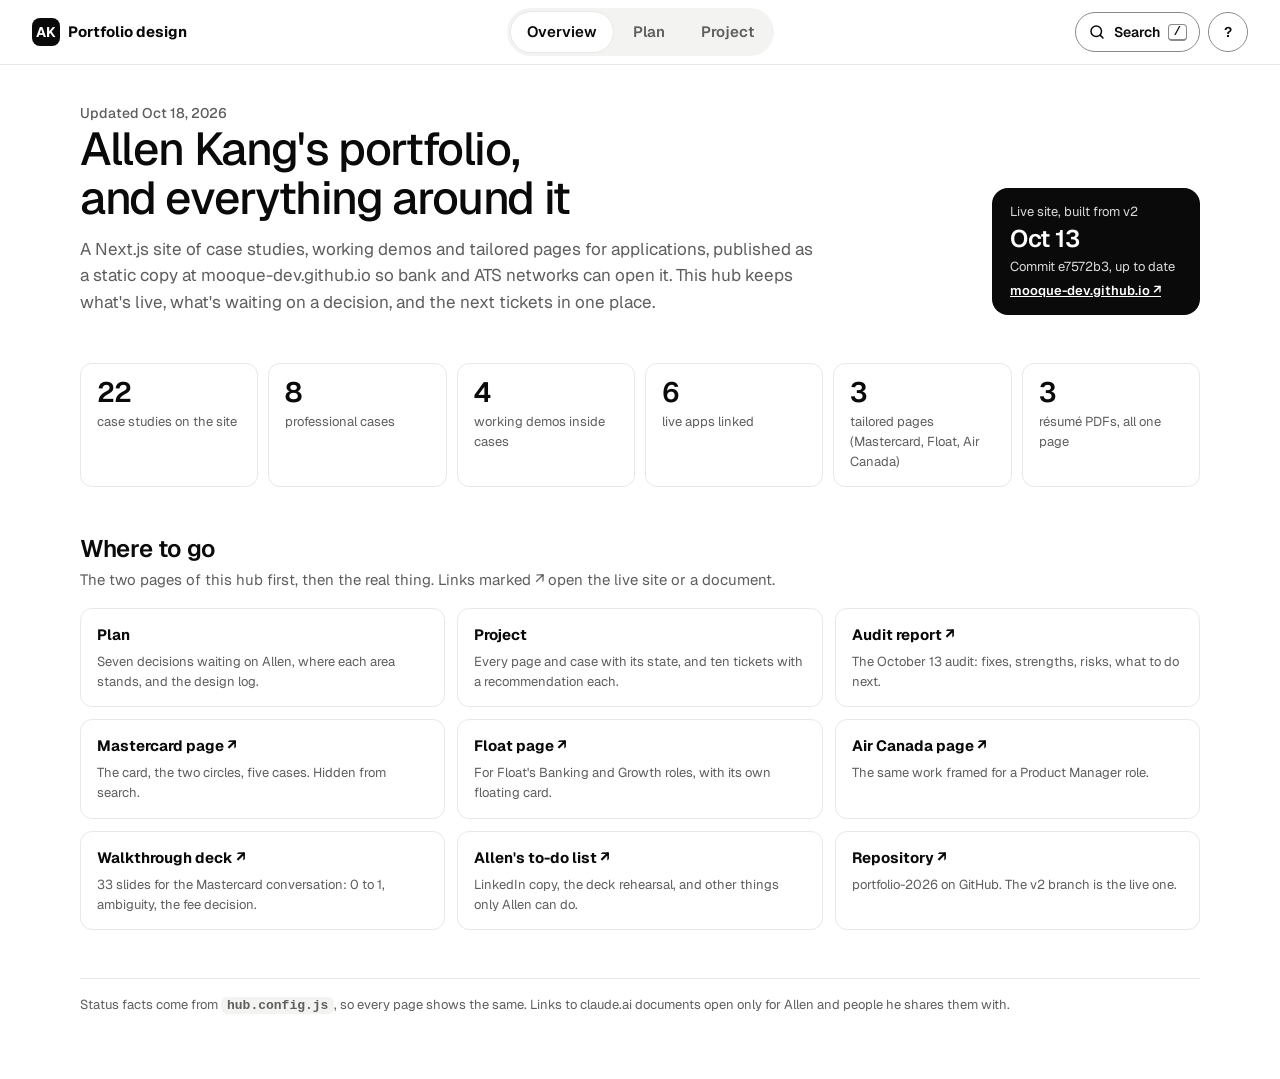
<file: index.html>
<!doctype html>
<html lang="en">
<head>
<meta charset="utf-8">
<meta name="viewport" content="width=device-width, initial-scale=1, viewport-fit=cover">
<meta name="robots" content="noindex">
<title>Portfolio Design</title>
<link rel="preconnect" href="https://fonts.googleapis.com"><link rel="preconnect" href="https://fonts.gstatic.com" crossorigin>
<link rel="stylesheet" href="https://fonts.googleapis.com/css2?family=Geist:wght@400;500;600;700&display=swap">
<link rel="stylesheet" href="ds.css">
<style>
  /* Overview: what's live and where it's built from, the numbers from HUB.facts, and where to go next. */
  .hero{display:grid;grid-template-columns:minmax(0,1fr) auto;gap:1.5rem 2rem;align-items:end}
  .live{background:var(--color-primary);color:var(--color-primary-text);border-radius:var(--radius-lg);padding:.875rem 1.125rem;min-width:13rem;display:flex;flex-direction:column;gap:.25rem}
  .live b{font:600 1.5rem/1.1 var(--font-display);letter-spacing:-.02em}
  .live>span{font-size:.8125rem;opacity:.85}
  .live a{color:inherit;font-size:.8125rem;font-weight:600}
  .tiles{display:grid;grid-template-columns:repeat(auto-fit,minmax(9.5rem,1fr));gap:.625rem}
  .tile b{font:600 1.75rem/1 var(--font-display);font-variant-numeric:tabular-nums;letter-spacing:-.02em}
  .tile span{font-size:.8125rem;color:var(--color-text-muted)}
  .go{display:grid;grid-template-columns:repeat(3,minmax(0,1fr));gap:.75rem}
  .go a{text-decoration:none;color:inherit}
  .go a:hover{border-color:var(--color-border-strong)}
  .go small{color:var(--color-text-muted);font-size:.8125rem}
  @media (max-width:760px){.hero{grid-template-columns:1fr}.go{grid-template-columns:1fr}}
</style>
<script src="hub.config.js"></script>
<script src="nav.js" defer></script>
</head>
<body>
<main class="wrap">
  <header class="hero">
    <div>
      <span class="eyebrow">Updated <span data-fact="updated"></span></span>
      <h1>Allen Kang's portfolio, and everything around it</h1>
      <p class="lede">A Next.js site of case studies, working demos and tailored pages for applications, published as a static copy at mooque-dev.github.io so bank and ATS networks can open it. This hub keeps what's live, what's waiting on a decision, and the next tickets in one place.</p>
    </div>
    <div class="live" id="live-box">
      <span>Live site, built from <span data-fact="branch"></span></span>
      <b><span data-fact="site.live"></span></b>
      <span>Commit <span data-fact="site.commit"></span>, up to date</span>
      <a href="#" data-fact-href="live">mooque-dev.github.io ↗</a>
    </div>
  </header>

  <div class="tiles" id="tiles" aria-label="At a glance"></div>

  <section aria-labelledby="h-go" id="start">
    <div class="head"><h2 id="h-go">Where to go</h2>
      <p>The two pages of this hub first, then the real thing. Links marked ↗ open the live site or a document.</p></div>
    <div class="go">
      <a class="card" href="plan.html" id="go-plan"><b>Plan</b><small>Seven decisions waiting on Allen, where each area stands, and the design log.</small></a>
      <a class="card" href="project.html" id="go-project"><b>Project</b><small>Every page and case with its state, and ten tickets with a recommendation each.</small></a>
      <a class="card" href="https://claude.ai/artifact/7YF6R9iLauKmqMzJSGvZuu" target="_blank" rel="noopener" id="go-audit"><b>Audit report ↗</b><small>The October 13 audit: fixes, strengths, risks, what to do next.</small></a>
      <a class="card" href="https://mooque-dev.github.io/mastercard/" target="_blank" rel="noopener" id="go-mastercard"><b>Mastercard page ↗</b><small>The card, the two circles, five cases. Hidden from search.</small></a>
      <a class="card" href="https://mooque-dev.github.io/float/" target="_blank" rel="noopener" id="go-float"><b>Float page ↗</b><small>For Float's Banking and Growth roles, with its own floating card.</small></a>
      <a class="card" href="https://mooque-dev.github.io/aircanada/" target="_blank" rel="noopener" id="go-aircanada"><b>Air Canada page ↗</b><small>The same work framed for a Product Manager role.</small></a>
      <a class="card" href="https://claude.ai/artifact/6CRe38UZ5gehQfcHuu1tbh" target="_blank" rel="noopener" id="go-deck"><b>Walkthrough deck ↗</b><small>33 slides for the Mastercard conversation: 0 to 1, ambiguity, the fee decision.</small></a>
      <a class="card" href="https://claude.ai/artifact/Q84GRCF67JZNgirV8U1HSX" target="_blank" rel="noopener" id="go-todo"><b>Allen's to-do list ↗</b><small>LinkedIn copy, the deck rehearsal, and other things only Allen can do.</small></a>
      <a class="card" href="#" data-fact-href="repo" id="go-repo"><b>Repository ↗</b><small>portfolio-2026 on GitHub. The v2 branch is the live one.</small></a>
    </div>
  </section>

  <footer>Status facts come from <code>hub.config.js</code>, so every page shows the same. Links to claude.ai documents open only for Allen and people he shares them with.</footer>
</main>
<script>
(() => {
  const F = window.HUB.facts, C = F.counts;
  document.querySelectorAll("[data-fact-href]").forEach((a) => { a.href = F[a.dataset.factHref]; a.target = "_blank"; a.rel = "noopener"; });
  // Tiles: one number each, read from the facts.
  const tiles = [[C.cases, "case studies on the site"], [C.work, "professional cases"], [C.demos, "working demos inside cases"], [C.liveApps, "live apps linked"], [C.tailored, "tailored pages (Mastercard, Float, Air Canada)"], [C.resumes, "résumé PDFs, all one page"]];
  document.getElementById("tiles").innerHTML = tiles.map(([n, label]) => `<div class="card tile"><b>${n}</b><span>${label}</span></div>`).join("");
})();
</script>
</body>
</html>
</file>
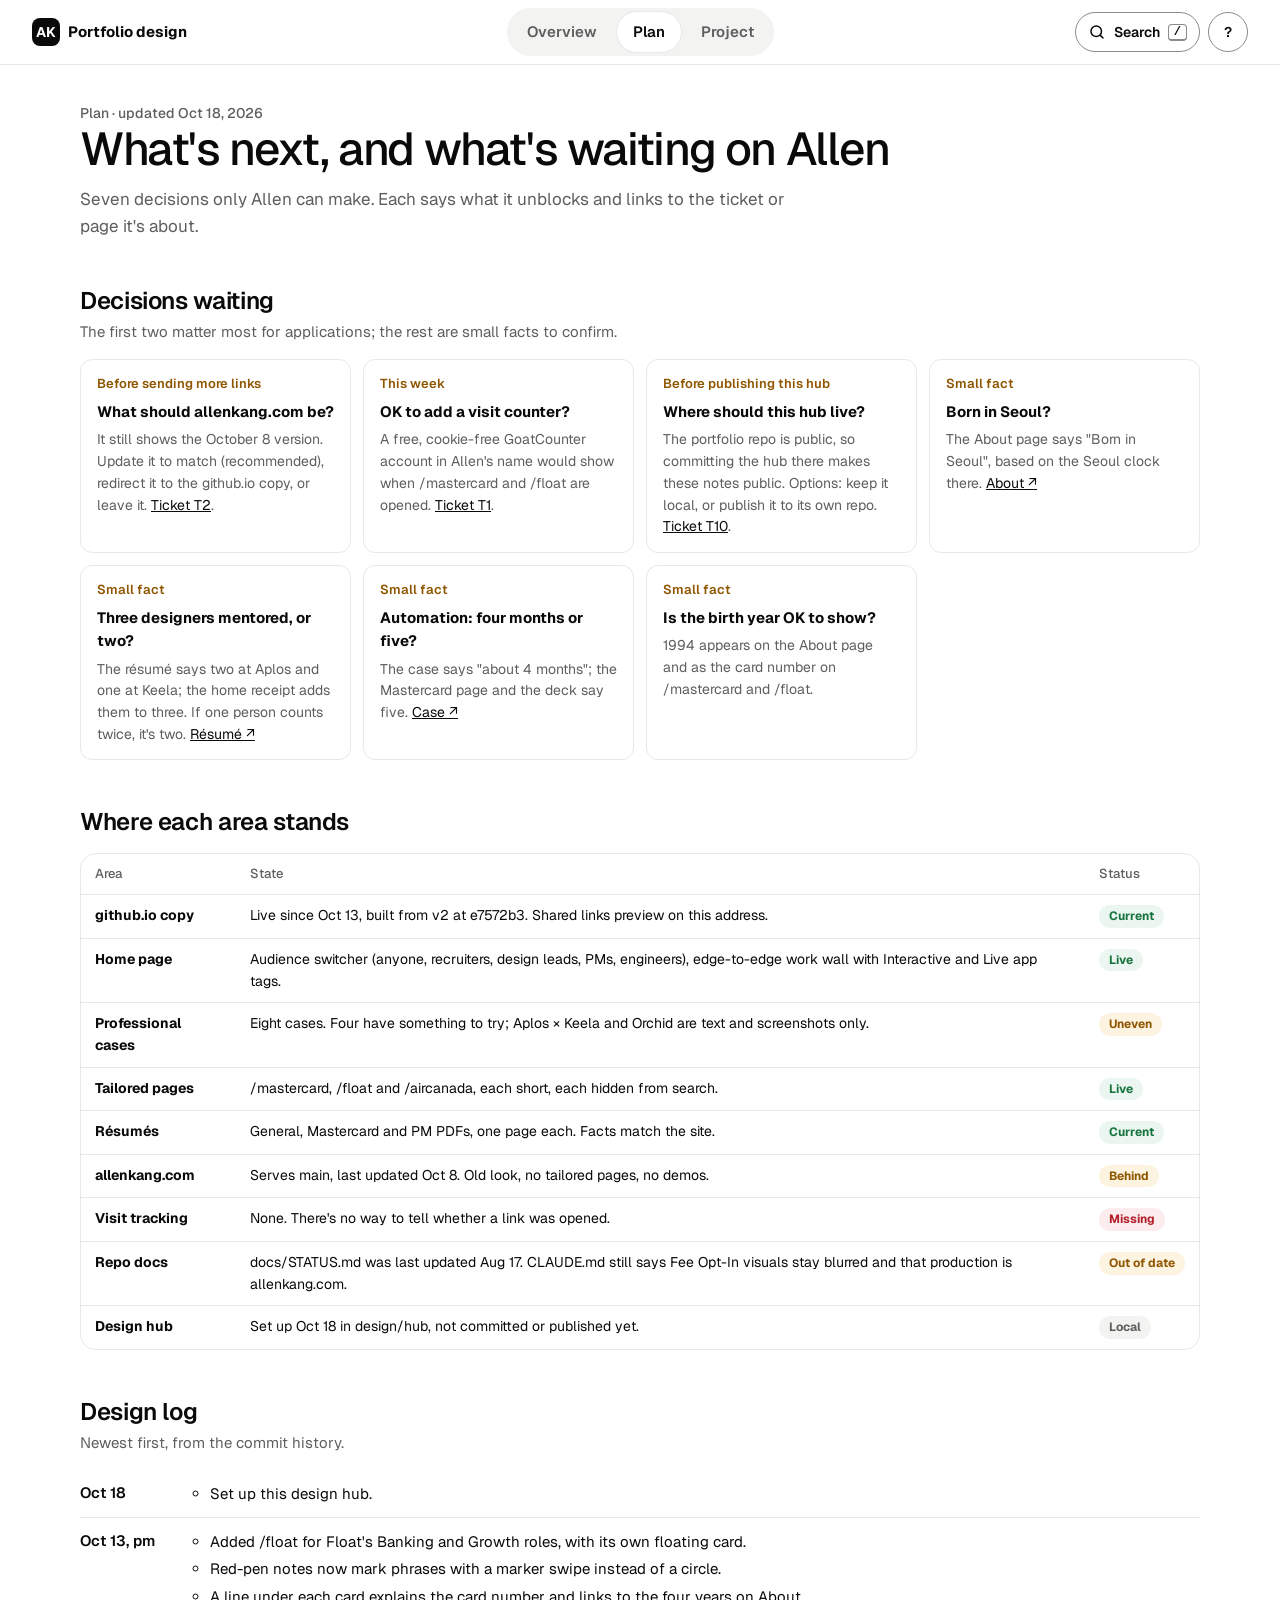
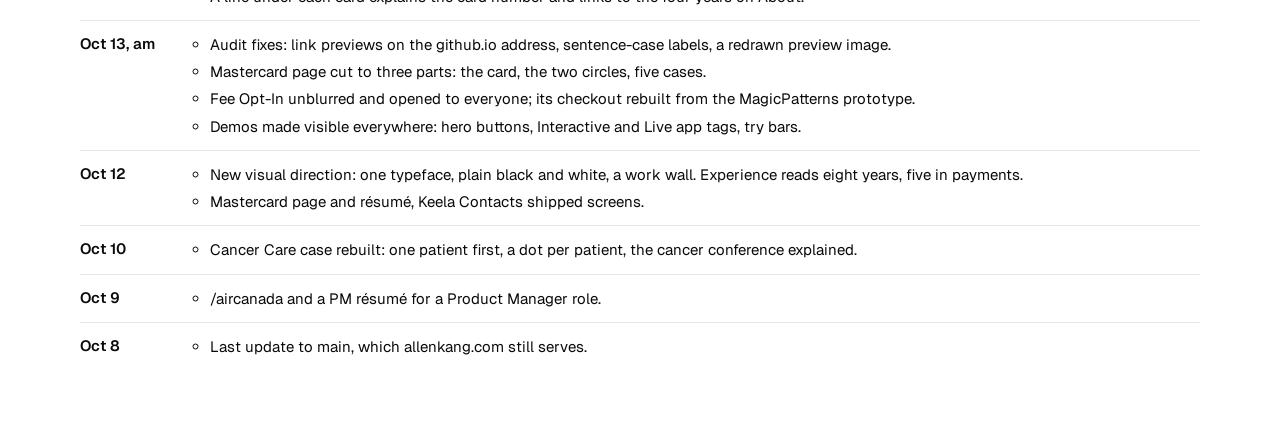
<file: plan.html>
<!doctype html>
<html lang="en">
<head>
<meta charset="utf-8">
<meta name="viewport" content="width=device-width, initial-scale=1, viewport-fit=cover">
<meta name="robots" content="noindex">
<title>Portfolio Plan</title>
<link rel="preconnect" href="https://fonts.googleapis.com"><link rel="preconnect" href="https://fonts.gstatic.com" crossorigin>
<link rel="stylesheet" href="https://fonts.googleapis.com/css2?family=Geist:wght@400;500;600;700&display=swap">
<link rel="stylesheet" href="ds.css">
<style>
  /* Plan: decisions first (each unblocks a ticket), then where each area stands, then a dated design log. */
  .d em{font-style:normal;font-size:.8125rem;font-weight:600;color:var(--color-warning)}
  .d span{font-size:.875rem;color:var(--color-text-muted)}
  .log{list-style:none;margin:0;padding:0}
  .log>li{display:grid;grid-template-columns:6rem 1fr;gap:1rem;padding:.75rem 0;border-top:1px solid var(--color-border);font-size:.9375rem}
  .log>li:first-child{border-top:0}
  .log time{font:600 .9375rem/1.4 var(--font-display)}
  .log ul{margin:0;padding-left:1.125rem;display:flex;flex-direction:column;gap:.25rem}
  @media (max-width:560px){.log>li{grid-template-columns:1fr;gap:.25rem}}
</style>
<script src="hub.config.js"></script>
<script src="nav.js" defer></script>
</head>
<body>
<main class="wrap">
  <header>
    <span class="eyebrow">Plan · updated <span data-fact="updated"></span></span>
    <h1>What's next, and what's waiting on Allen</h1>
    <p class="lede">Seven decisions only Allen can make. Each says what it unblocks and links to the ticket or page it's about.</p>
  </header>

  <section aria-labelledby="h-dec" id="decide">
    <div class="head"><h2 id="h-dec">Decisions waiting</h2>
      <p>The first two matter most for applications; the rest are small facts to confirm.</p></div>
    <div class="cards">
      <div class="card d" id="d-oldsite"><em>Before sending more links</em><b>What should allenkang.com be?</b><span>It still shows the October 8 version. Update it to match (recommended), redirect it to the github.io copy, or leave it. <a href="project.html#t2">Ticket T2</a>.</span></div>
      <div class="card d" id="d-counter"><em>This week</em><b>OK to add a visit counter?</b><span>A free, cookie-free GoatCounter account in Allen's name would show when /mastercard and /float are opened. <a href="project.html#t1">Ticket T1</a>.</span></div>
      <div class="card d" id="d-hub"><em>Before publishing this hub</em><b>Where should this hub live?</b><span>The portfolio repo is public, so committing the hub there makes these notes public. Options: keep it local, or publish it to its own repo. <a href="project.html#t10">Ticket T10</a>.</span></div>
      <div class="card d" id="d-seoul"><em>Small fact</em><b>Born in Seoul?</b><span>The About page says "Born in Seoul", based on the Seoul clock there. <a href="https://mooque-dev.github.io/about/" target="_blank" rel="noopener">About ↗</a></span></div>
      <div class="card d" id="d-mentor"><em>Small fact</em><b>Three designers mentored, or two?</b><span>The résumé says two at Aplos and one at Keela; the home receipt adds them to three. If one person counts twice, it's two. <a href="https://mooque-dev.github.io/resume/" target="_blank" rel="noopener">Résumé ↗</a></span></div>
      <div class="card d" id="d-automation"><em>Small fact</em><b>Automation: four months or five?</b><span>The case says "about 4 months"; the Mastercard page and the deck say five. <a href="https://mooque-dev.github.io/work/automation-nonprofits/" target="_blank" rel="noopener">Case ↗</a></span></div>
      <div class="card d" id="d-birthyear"><em>Small fact</em><b>Is the birth year OK to show?</b><span>1994 appears on the About page and as the card number on /mastercard and /float.</span></div>
    </div>
  </section>

  <section aria-labelledby="h-state" id="state">
    <div class="head"><h2 id="h-state">Where each area stands</h2></div>
    <div class="tw" tabindex="0" aria-label="Where each area stands, scrolls sideways"><table class="t">
      <thead><tr><th scope="col">Area</th><th scope="col">State</th><th scope="col">Status</th></tr></thead>
      <tbody>
        <tr><td><b>github.io copy</b></td><td>Live since <span data-fact="site.live"></span>, built from <span data-fact="branch"></span> at <span data-fact="site.commit"></span>. Shared links preview on this address.</td><td><span class="pill ok">Current</span></td></tr>
        <tr><td><b>Home page</b></td><td>Audience switcher (anyone, recruiters, design leads, PMs, engineers), edge-to-edge work wall with Interactive and Live app tags.</td><td><span class="pill ok">Live</span></td></tr>
        <tr><td><b>Professional cases</b></td><td>Eight cases. Four have something to try; Aplos × Keela and Orchid are text and screenshots only.</td><td><span class="pill warn">Uneven</span></td></tr>
        <tr><td><b>Tailored pages</b></td><td>/mastercard, /float and /aircanada, each short, each hidden from search.</td><td><span class="pill ok">Live</span></td></tr>
        <tr><td><b>Résumés</b></td><td>General, Mastercard and PM PDFs, one page each. Facts match the site.</td><td><span class="pill ok">Current</span></td></tr>
        <tr><td><b>allenkang.com</b></td><td>Serves main, last updated <span data-fact="old.last"></span>. Old look, no tailored pages, no demos.</td><td><span class="pill warn">Behind</span></td></tr>
        <tr><td><b>Visit tracking</b></td><td>None. There's no way to tell whether a link was opened.</td><td><span class="pill bad">Missing</span></td></tr>
        <tr><td><b>Repo docs</b></td><td>docs/STATUS.md was last updated Aug 17. CLAUDE.md still says Fee Opt-In visuals stay blurred and that production is allenkang.com.</td><td><span class="pill warn">Out of date</span></td></tr>
        <tr><td><b>Design hub</b></td><td>Set up Oct 18 in design/hub, not committed or published yet.</td><td><span class="pill mute">Local</span></td></tr>
      </tbody></table></div>
  </section>

  <section aria-labelledby="h-log" id="log">
    <div class="head"><h2 id="h-log">Design log</h2><p>Newest first, from the commit history.</p></div>
    <ol class="log">
      <li id="log-1018"><time>Oct 18</time><ul><li>Set up this design hub.</li></ul></li>
      <li id="log-1013b"><time>Oct 13, pm</time><ul><li>Added /float for Float's Banking and Growth roles, with its own floating card.</li><li>Red-pen notes now mark phrases with a marker swipe instead of a circle.</li><li>A line under each card explains the card number and links to the four years on About.</li></ul></li>
      <li id="log-1013a"><time>Oct 13, am</time><ul><li>Audit fixes: link previews on the github.io address, sentence-case labels, a redrawn preview image.</li><li>Mastercard page cut to three parts: the card, the two circles, five cases.</li><li>Fee Opt-In unblurred and opened to everyone; its checkout rebuilt from the MagicPatterns prototype.</li><li>Demos made visible everywhere: hero buttons, Interactive and Live app tags, try bars.</li></ul></li>
      <li id="log-1012"><time>Oct 12</time><ul><li>New visual direction: one typeface, plain black and white, a work wall. Experience reads eight years, five in payments.</li><li>Mastercard page and résumé, Keela Contacts shipped screens.</li></ul></li>
      <li id="log-1010"><time>Oct 10</time><ul><li>Cancer Care case rebuilt: one patient first, a dot per patient, the cancer conference explained.</li></ul></li>
      <li id="log-1009"><time>Oct 9</time><ul><li>/aircanada and a PM résumé for a Product Manager role.</li></ul></li>
      <li id="log-1008"><time>Oct 8</time><ul><li>Last update to main, which allenkang.com still serves.</li></ul></li>
    </ol>
  </section>
</main>
</body>
</html>
</file>
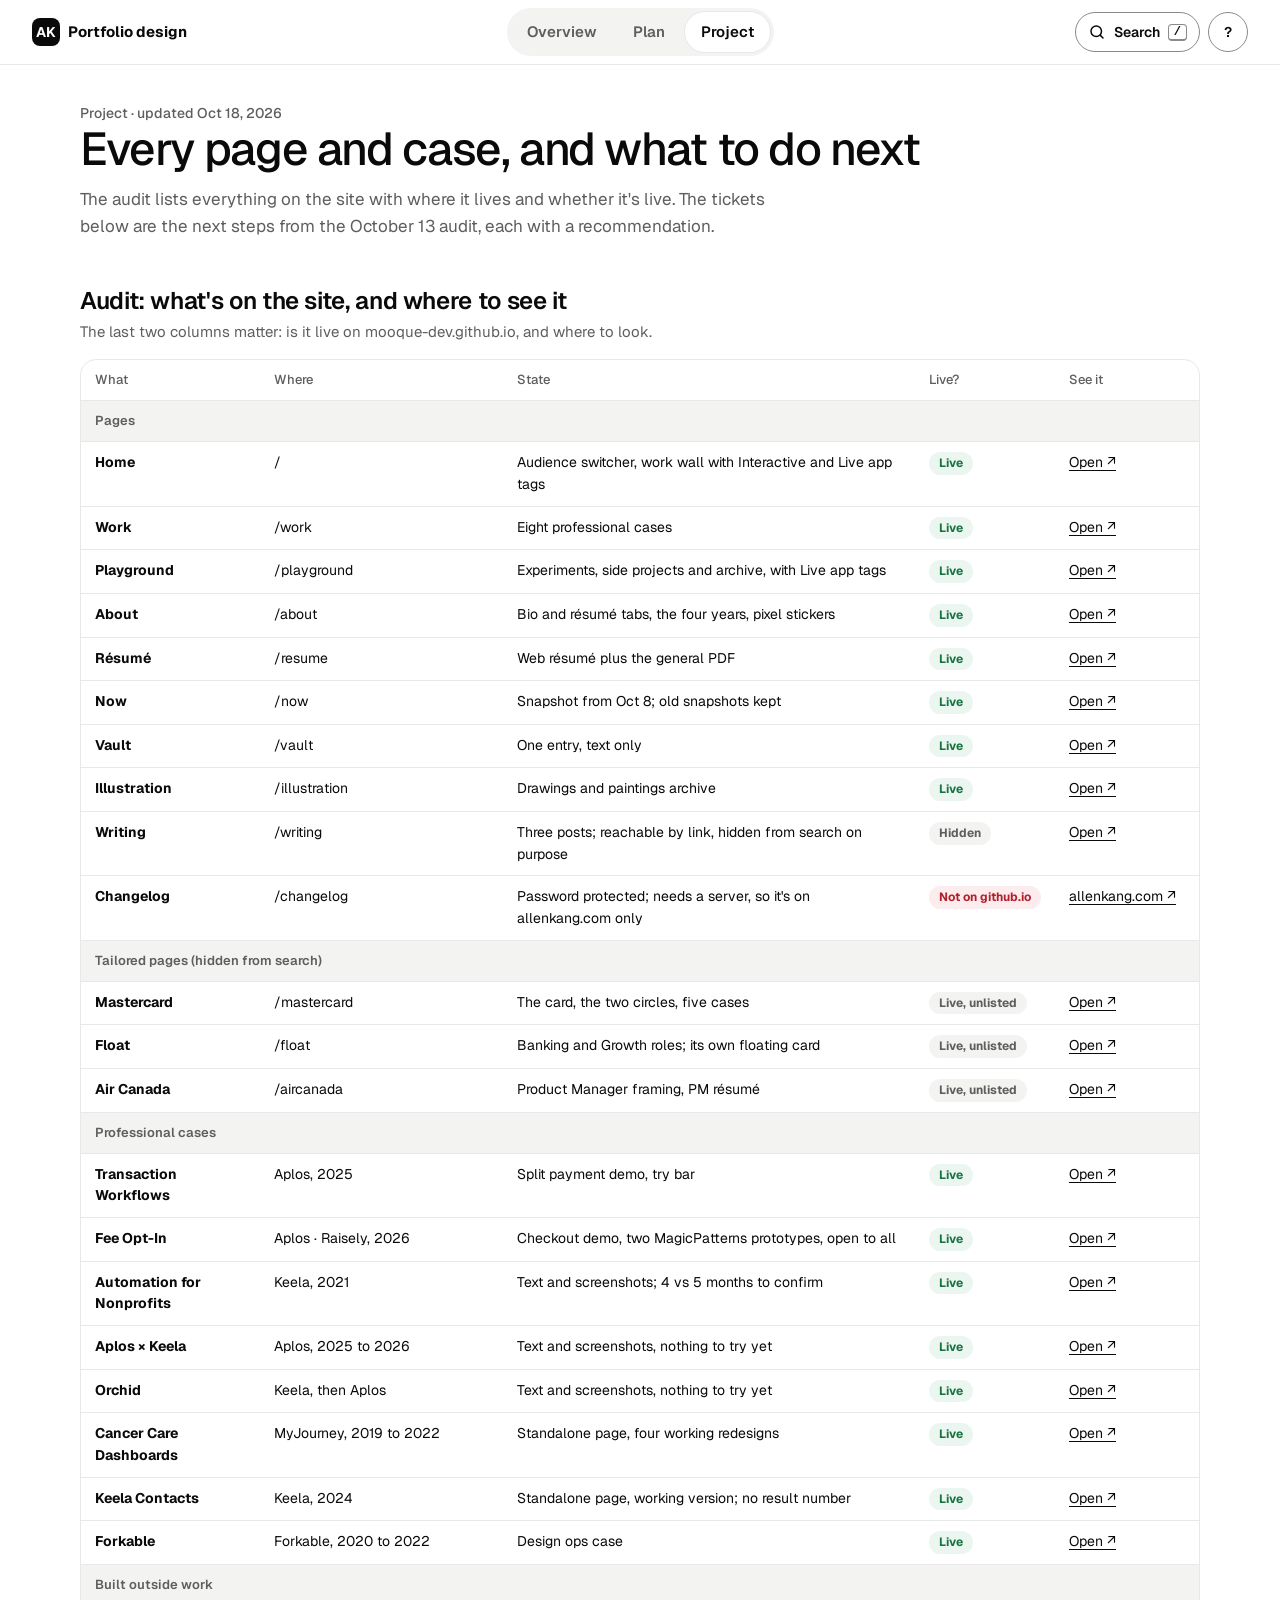
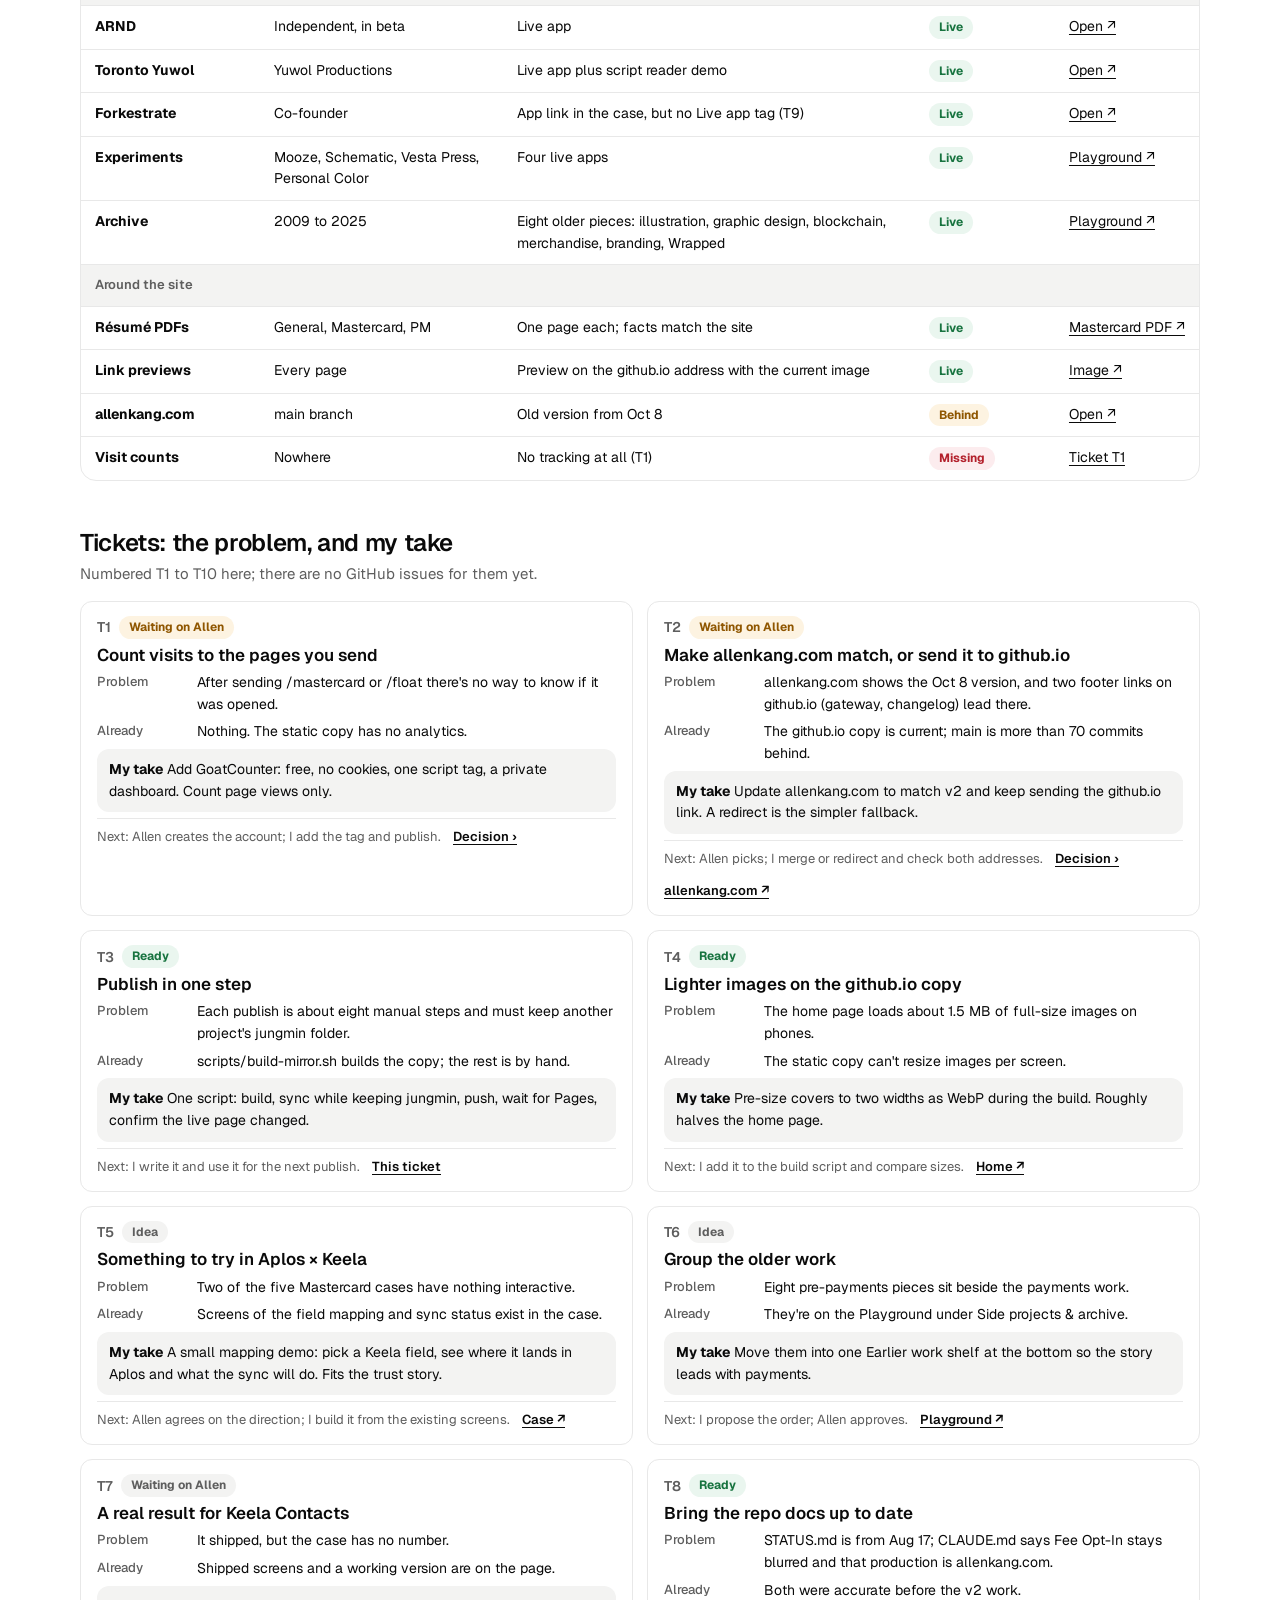
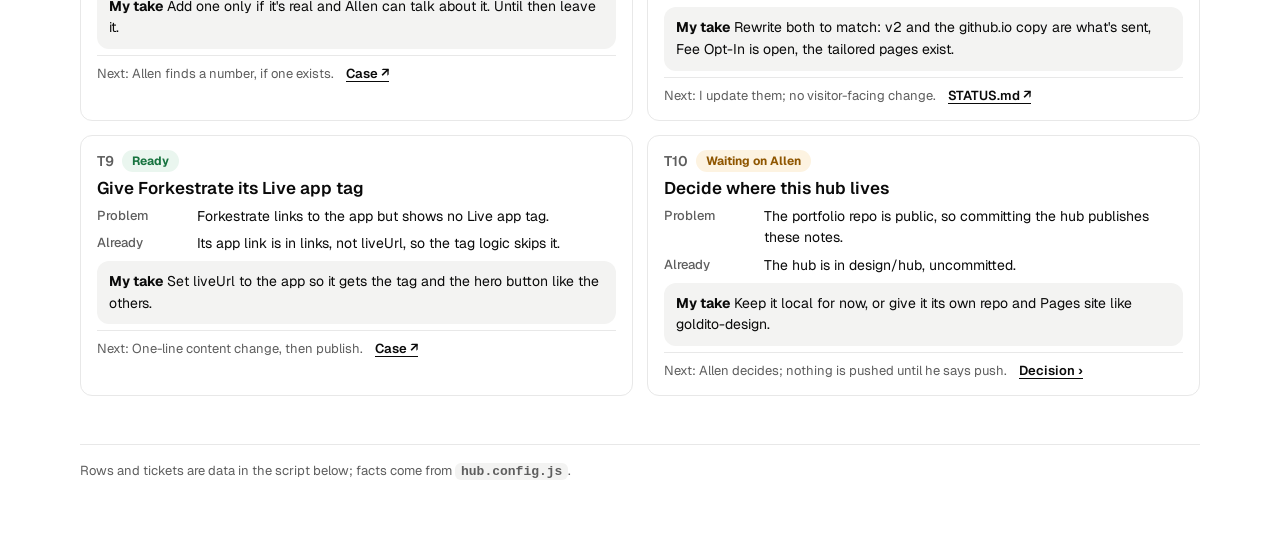
<file: project.html>
<!doctype html>
<html lang="en">
<head>
<meta charset="utf-8">
<meta name="viewport" content="width=device-width, initial-scale=1, viewport-fit=cover">
<meta name="robots" content="noindex">
<title>Portfolio Project</title>
<link rel="preconnect" href="https://fonts.googleapis.com"><link rel="preconnect" href="https://fonts.gstatic.com" crossorigin>
<link rel="stylesheet" href="https://fonts.googleapis.com/css2?family=Geist:wght@400;500;600;700&display=swap">
<link rel="stylesheet" href="ds.css">
<style>
  /* Project: the audit (every page and case, where it lives, is it live, where to see it), then the tickets
     (problem · already · my take · next), each linked to the page it's about. */
  .t td:nth-child(4),.t td:last-child{white-space:nowrap}
  .tix{display:grid;grid-template-columns:repeat(2,minmax(0,1fr));gap:.875rem}
  .tk .top{display:flex;gap:.5rem;align-items:center;flex-wrap:wrap}
  .tk .num{font:600 .875rem/1 var(--font-display);color:var(--color-text-muted)}
  .tk dl{margin:0;display:grid;grid-template-columns:5.5rem 1fr;gap:.375rem .75rem;font-size:.875rem}
  .tk dt{font-size:.8125rem;font-weight:500;color:var(--color-text-muted)}
  .tk dd{margin:0}
  .tk .take{background:var(--color-track);border-radius:var(--radius-md);padding:.625rem .75rem;font-size:.875rem}
  .tk .foot{font-size:.8125rem;color:var(--color-text-muted);border-top:1px solid var(--color-border);padding-top:.5rem;display:flex;gap:.75rem;flex-wrap:wrap}
  .tk .foot a{font-weight:600}
  .grp td{background:var(--color-track);font-size:.8125rem;font-weight:600;color:var(--color-text-muted)}
  a{color:var(--color-text);text-underline-offset:3px}
  @media (max-width:820px){.tix{grid-template-columns:1fr}.tk dl{grid-template-columns:1fr}}
</style>
<script src="hub.config.js"></script>
<script src="nav.js" defer></script>
</head>
<body>
<main class="wrap">
  <header>
    <span class="eyebrow">Project · updated <span data-fact="updated"></span></span>
    <h1>Every page and case, and what to do next</h1>
    <p class="lede">The audit lists everything on the site with where it lives and whether it's live. The tickets below are the next steps from the October 13 audit, each with a recommendation.</p>
  </header>

  <section aria-labelledby="h-audit" id="audit">
    <div class="head"><h2 id="h-audit">Audit: what's on the site, and where to see it</h2>
      <p>The last two columns matter: is it live on mooque-dev.github.io, and where to look.</p></div>
    <div class="tw" tabindex="0" aria-label="Audit, scrolls sideways"><table class="t">
      <thead><tr><th scope="col">What</th><th scope="col">Where</th><th scope="col">State</th><th scope="col">Live?</th><th scope="col">See it</th></tr></thead>
      <tbody id="audit-rows"></tbody></table></div>
  </section>

  <section aria-labelledby="h-tix" id="tickets">
    <div class="head"><h2 id="h-tix">Tickets: the problem, and my take</h2>
      <p>Numbered T1 to T10 here; there are no GitHub issues for them yet.</p></div>
    <div class="tix" id="tix"></div>
  </section>

  <footer>Rows and tickets are data in the script below; facts come from <code>hub.config.js</code>.</footer>
</main>
<script>
(() => {
  const F = window.HUB.facts, L = F.live;
  const PILL = { yes: "ok", hidden: "mute", no: "bad", behind: "warn" };
  // [what, where, state, live kind (yes · hidden · behind · no), live label, see-it [href, label]] or a group label string
  const AUDIT = [
    "Pages",
    ["Home", "/", "Audience switcher, work wall with Interactive and Live app tags", "yes", "Live", [L, "Open ↗"]],
    ["Work", "/work", "Eight professional cases", "yes", "Live", [L + "work/", "Open ↗"]],
    ["Playground", "/playground", "Experiments, side projects and archive, with Live app tags", "yes", "Live", [L + "playground/", "Open ↗"]],
    ["About", "/about", "Bio and résumé tabs, the four years, pixel stickers", "yes", "Live", [L + "about/", "Open ↗"]],
    ["Résumé", "/resume", "Web résumé plus the general PDF", "yes", "Live", [L + "resume/", "Open ↗"]],
    ["Now", "/now", "Snapshot from Oct 8; old snapshots kept", "yes", "Live", [L + "now/", "Open ↗"]],
    ["Vault", "/vault", "One entry, text only", "yes", "Live", [L + "vault/", "Open ↗"]],
    ["Illustration", "/illustration", "Drawings and paintings archive", "yes", "Live", [L + "illustration/", "Open ↗"]],
    ["Writing", "/writing", "Three posts; reachable by link, hidden from search on purpose", "hidden", "Hidden", [L + "writing/", "Open ↗"]],
    ["Changelog", "/changelog", "Password protected; needs a server, so it's on allenkang.com only", "no", "Not on github.io", [F.oldSite + "changelog", "allenkang.com ↗"]],
    "Tailored pages (hidden from search)",
    ["Mastercard", "/mastercard", "The card, the two circles, five cases", "hidden", "Live, unlisted", [L + "mastercard/", "Open ↗"]],
    ["Float", "/float", "Banking and Growth roles; its own floating card", "hidden", "Live, unlisted", [L + "float/", "Open ↗"]],
    ["Air Canada", "/aircanada", "Product Manager framing, PM résumé", "hidden", "Live, unlisted", [L + "aircanada/", "Open ↗"]],
    "Professional cases",
    ["Transaction Workflows", "Aplos, 2025", "Split payment demo, try bar", "yes", "Live", [L + "work/transaction-workflows/", "Open ↗"]],
    ["Fee Opt-In", "Aplos · Raisely, 2026", "Checkout demo, two MagicPatterns prototypes, open to all", "yes", "Live", [L + "work/fee-opt-in-experimentation/", "Open ↗"]],
    ["Automation for Nonprofits", "Keela, 2021", "Text and screenshots; 4 vs 5 months to confirm", "yes", "Live", [L + "work/automation-nonprofits/", "Open ↗"]],
    ["Aplos × Keela", "Aplos, 2025 to 2026", "Text and screenshots, nothing to try yet", "yes", "Live", [L + "work/aplos-keela-integration/", "Open ↗"]],
    ["Orchid", "Keela, then Aplos", "Text and screenshots, nothing to try yet", "yes", "Live", [L + "work/orchid-design-system/", "Open ↗"]],
    ["Cancer Care Dashboards", "MyJourney, 2019 to 2022", "Standalone page, four working redesigns", "yes", "Live", [L + "case/care-pathway/index.html", "Open ↗"]],
    ["Keela Contacts", "Keela, 2024", "Standalone page, working version; no result number", "yes", "Live", [L + "case/keela-contacts/index.html", "Open ↗"]],
    ["Forkable", "Forkable, 2020 to 2022", "Design ops case", "yes", "Live", [L + "work/forkable-design-ops/", "Open ↗"]],
    "Built outside work",
    ["ARND", "Independent, in beta", "Live app", "yes", "Live", [L + "work/arnd/", "Open ↗"]],
    ["Toronto Yuwol", "Yuwol Productions", "Live app plus script reader demo", "yes", "Live", [L + "work/torontoyuwol/", "Open ↗"]],
    ["Forkestrate", "Co-founder", "App link in the case, but no Live app tag (T9)", "yes", "Live", [L + "work/forkestrate/", "Open ↗"]],
    ["Experiments", "Mooze, Schematic, Vesta Press, Personal Color", "Four live apps", "yes", "Live", [L + "playground/", "Playground ↗"]],
    ["Archive", "2009 to 2025", "Eight older pieces: illustration, graphic design, blockchain, merchandise, branding, Wrapped", "yes", "Live", [L + "playground/", "Playground ↗"]],
    "Around the site",
    ["Résumé PDFs", "General, Mastercard, PM", "One page each; facts match the site", "yes", "Live", [L + "allen-kang-resume-mastercard.pdf", "Mastercard PDF ↗"]],
    ["Link previews", "Every page", "Preview on the github.io address with the current image", "yes", "Live", [L + "opengraph-image.png", "Image ↗"]],
    ["allenkang.com", "main branch", "Old version from Oct 8", "behind", "Behind", [F.oldSite, "Open ↗"]],
    ["Visit counts", "Nowhere", "No tracking at all (T1)", "no", "Missing", ["#t1", "Ticket T1"]],
  ];
  document.getElementById("audit-rows").innerHTML = AUDIT.map((r) => typeof r === "string"
    ? `<tr class="grp"><td colspan="5">${r}</td></tr>`
    : `<tr><td><b>${r[0]}</b></td><td>${r[1]}</td><td>${r[2]}</td><td><span class="pill ${PILL[r[3]]}">${r[4]}</span></td><td><a href="${r[5][0]}"${/^https?:/.test(r[5][0]) ? ' target="_blank" rel="noopener"' : ""}>${r[5][1]}</a></td></tr>`).join("");

  // [number, status [pill, label], title, problem, already, my take, next, links [[href, label]]]
  const T = [
    [1, ["warn", "Waiting on Allen"], "Count visits to the pages you send", "After sending /mastercard or /float there's no way to know if it was opened.", "Nothing. The static copy has no analytics.", "Add GoatCounter: free, no cookies, one script tag, a private dashboard. Count page views only.", "Allen creates the account; I add the tag and publish.", [["plan.html#d-counter", "Decision ›"]]],
    [2, ["warn", "Waiting on Allen"], "Make allenkang.com match, or send it to github.io", "allenkang.com shows the Oct 8 version, and two footer links on github.io (gateway, changelog) lead there.", "The github.io copy is current; main is more than 70 commits behind.", "Update allenkang.com to match v2 and keep sending the github.io link. A redirect is the simpler fallback.", "Allen picks; I merge or redirect and check both addresses.", [["plan.html#d-oldsite", "Decision ›"], [F.oldSite, "allenkang.com ↗"]]],
    [3, ["ok", "Ready"], "Publish in one step", "Each publish is about eight manual steps and must keep another project's jungmin folder.", "scripts/build-mirror.sh builds the copy; the rest is by hand.", "One script: build, sync while keeping jungmin, push, wait for Pages, confirm the live page changed.", "I write it and use it for the next publish.", [["#t3", "This ticket"]]],
    [4, ["ok", "Ready"], "Lighter images on the github.io copy", "The home page loads about 1.5 MB of full-size images on phones.", "The static copy can't resize images per screen.", "Pre-size covers to two widths as WebP during the build. Roughly halves the home page.", "I add it to the build script and compare sizes.", [[L, "Home ↗"]]],
    [5, ["mute", "Idea"], "Something to try in Aplos × Keela", "Two of the five Mastercard cases have nothing interactive.", "Screens of the field mapping and sync status exist in the case.", "A small mapping demo: pick a Keela field, see where it lands in Aplos and what the sync will do. Fits the trust story.", "Allen agrees on the direction; I build it from the existing screens.", [[L + "work/aplos-keela-integration/", "Case ↗"]]],
    [6, ["mute", "Idea"], "Group the older work", "Eight pre-payments pieces sit beside the payments work.", "They're on the Playground under Side projects & archive.", "Move them into one Earlier work shelf at the bottom so the story leads with payments.", "I propose the order; Allen approves.", [[L + "playground/", "Playground ↗"]]],
    [7, ["mute", "Waiting on Allen"], "A real result for Keela Contacts", "It shipped, but the case has no number.", "Shipped screens and a working version are on the page.", "Add one only if it's real and Allen can talk about it. Until then leave it.", "Allen finds a number, if one exists.", [[L + "case/keela-contacts/index.html", "Case ↗"]]],
    [8, ["ok", "Ready"], "Bring the repo docs up to date", "STATUS.md is from Aug 17; CLAUDE.md says Fee Opt-In stays blurred and that production is allenkang.com.", "Both were accurate before the v2 work.", "Rewrite both to match: v2 and the github.io copy are what's sent, Fee Opt-In is open, the tailored pages exist.", "I update them; no visitor-facing change.", [[F.repo + "/blob/v2/docs/STATUS.md", "STATUS.md ↗"]]],
    [9, ["ok", "Ready"], "Give Forkestrate its Live app tag", "Forkestrate links to the app but shows no Live app tag.", "Its app link is in links, not liveUrl, so the tag logic skips it.", "Set liveUrl to the app so it gets the tag and the hero button like the others.", "One-line content change, then publish.", [[L + "work/forkestrate/", "Case ↗"]]],
    [10, ["warn", "Waiting on Allen"], "Decide where this hub lives", "The portfolio repo is public, so committing the hub publishes these notes.", "The hub is in design/hub, uncommitted.", "Keep it local for now, or give it its own repo and Pages site like goldito-design.", "Allen decides; nothing is pushed until he says push.", [["plan.html#d-hub", "Decision ›"]]],
  ];
  document.getElementById("tix").innerHTML = T.map(([n, [pill, label], title, a, h, take, next, links]) => `<article class="card tk" id="t${n}"><div class="top"><span class="num">T${n}</span><span class="pill ${pill}">${label}</span></div>
    <h3>${title}</h3><dl><dt>Problem</dt><dd>${a}</dd><dt>Already</dt><dd>${h}</dd></dl><div class="take"><b>My take</b> ${take}</div>
    <div class="foot"><span>Next: ${next}</span>${links.map(([href, lab]) => `<a href="${href}"${/^https?:/.test(href) ? ' target="_blank" rel="noopener"' : ""}>${lab}</a>`).join("")}</div></article>`).join("");
})();
</script>
</body>
</html>
</file>
<file: ds.css>
/* Design tokens for the hub pages (light + dark). Swap the values for your brand; keep the names.
   Dark mode follows the OS, and data-theme="dark" / "light" on <html> overrides it. */
:root{
  --color-background:#FFFFFF;--color-surface:#FFFFFF;--color-text:#0A0A0A;--color-text-muted:#5E5E5E;
  --color-primary:#0A0A0A;--color-primary-text:#FFFFFF;--color-accent:#CD2E3A;
  --color-border:#E8E8E8;--color-border-strong:#8A8A8A;--color-track:#F3F3F2;
  --color-success:#17733F;--color-success-surface:#EAF6EF;--color-warning:#8F5600;--color-warning-surface:#FDF3E1;
  --color-error:#B3202C;--color-error-surface:#FCECEE;
  --radius-sm:8px;--radius-md:12px;--radius-lg:16px;
  --font-ui:"Geist",-apple-system,BlinkMacSystemFont,"Segoe UI",Roboto,sans-serif;
  --font-display:"Geist",var(--font-ui);
  color-scheme:light;
}
@media (prefers-color-scheme: dark){:root:not([data-theme="light"]){
  --color-background:#0A0A0A;--color-surface:#131313;--color-text:#F2F2F0;--color-text-muted:#A6A6A2;
  --color-primary:#F2F2F0;--color-primary-text:#0A0A0A;--color-accent:#F0626C;
  --color-border:#2A2A2A;--color-border-strong:#6E6E6A;--color-track:#1E1E1E;
  --color-success:#6FD69A;--color-success-surface:#11261A;--color-warning:#F2B455;--color-warning-surface:#2A1F0D;
  --color-error:#FF8A92;--color-error-surface:#2E1416;color-scheme:dark}}
:root[data-theme="dark"]{
  --color-background:#0A0A0A;--color-surface:#131313;--color-text:#F2F2F0;--color-text-muted:#A6A6A2;
  --color-primary:#F2F2F0;--color-primary-text:#0A0A0A;--color-accent:#F0626C;
  --color-border:#2A2A2A;--color-border-strong:#6E6E6A;--color-track:#1E1E1E;
  --color-success:#6FD69A;--color-success-surface:#11261A;--color-warning:#F2B455;--color-warning-surface:#2A1F0D;
  --color-error:#FF8A92;--color-error-surface:#2E1416;color-scheme:dark}

/* Shared page layout and the few patterns every page uses */
*{box-sizing:border-box}
body{margin:0;background:var(--color-background);color:var(--color-text);font:15px/1.55 var(--font-ui);padding-inline:1rem;padding-block:0 4rem;-webkit-font-smoothing:antialiased}
.wrap{max-width:70rem;margin:0 auto;display:flex;flex-direction:column;gap:3rem;padding-top:2.25rem}
.wrap>*,section{min-width:0}
h1,h2,h3{margin:0;text-wrap:balance}
h1{font:500 clamp(2rem,4.6vw,2.875rem)/1.08 var(--font-display);letter-spacing:-.03em}
h2{font:600 1.5rem/1.2 var(--font-display);letter-spacing:-.015em}
h3{font:600 1.0625rem/1.25 var(--font-display)}
p{margin:0}
a{color:var(--color-primary)}
code{font:600 .8125rem/1.4 ui-monospace,SFMono-Regular,Menlo,monospace;background:var(--color-track);border-radius:6px;padding:.0625rem .375rem}
kbd{font:600 .75rem/1 ui-monospace,monospace;border:1px solid var(--color-border-strong);border-bottom-width:2px;border-radius:4px;padding:1px 5px}
section{display:flex;flex-direction:column;gap:1rem;scroll-margin-top:5rem}
.eyebrow{font-size:.875rem;font-weight:500;color:var(--color-text-muted)}
.lede{font-size:1.0625rem;color:var(--color-text-muted);max-width:46rem;margin-top:.75rem}
.lede b{color:var(--color-text)}
.head{display:flex;flex-direction:column;gap:.25rem;max-width:46rem}
.head p{color:var(--color-text-muted)}
.card{background:var(--color-surface);border:1px solid var(--color-border);border-radius:var(--radius-md);padding:.875rem 1rem;display:flex;flex-direction:column;gap:.375rem;min-width:0}
.cards{display:grid;grid-template-columns:repeat(auto-fill,minmax(16rem,1fr));gap:.75rem}
.pill{display:inline-flex;align-items:center;font-size:.75rem;font-weight:700;border-radius:999px;padding:.125rem .625rem;white-space:nowrap;width:max-content}
.pill.ok{background:var(--color-success-surface);color:var(--color-success)}
.pill.warn{background:var(--color-warning-surface);color:var(--color-warning)}
.pill.bad{background:var(--color-error-surface);color:var(--color-error)}
.pill.mute{background:var(--color-track);color:var(--color-text-muted)}
/* Callouts: tinted surface, never a left accent bar */
.note{background:var(--color-warning-surface);border-radius:var(--radius-md);padding:.75rem 1rem;font-size:.875rem}
.tw{overflow-x:auto;border:1px solid var(--color-border);border-radius:var(--radius-lg);background:var(--color-surface)}
.tw:focus-visible{outline:2px solid var(--color-primary);outline-offset:2px}
table.t{width:100%;border-collapse:collapse;font-size:.875rem;min-width:40rem}
.t th{text-align:left;font-size:.8125rem;font-weight:500;color:var(--color-text-muted);padding:.625rem .875rem;border-bottom:1px solid var(--color-border)}
.t td{padding:.625rem .875rem;border-top:1px solid var(--color-border);vertical-align:top}
.t tr:first-child td{border-top:0}
footer{font-size:.8125rem;color:var(--color-text-muted);border-top:1px solid var(--color-border);padding-top:1rem}
</file>
